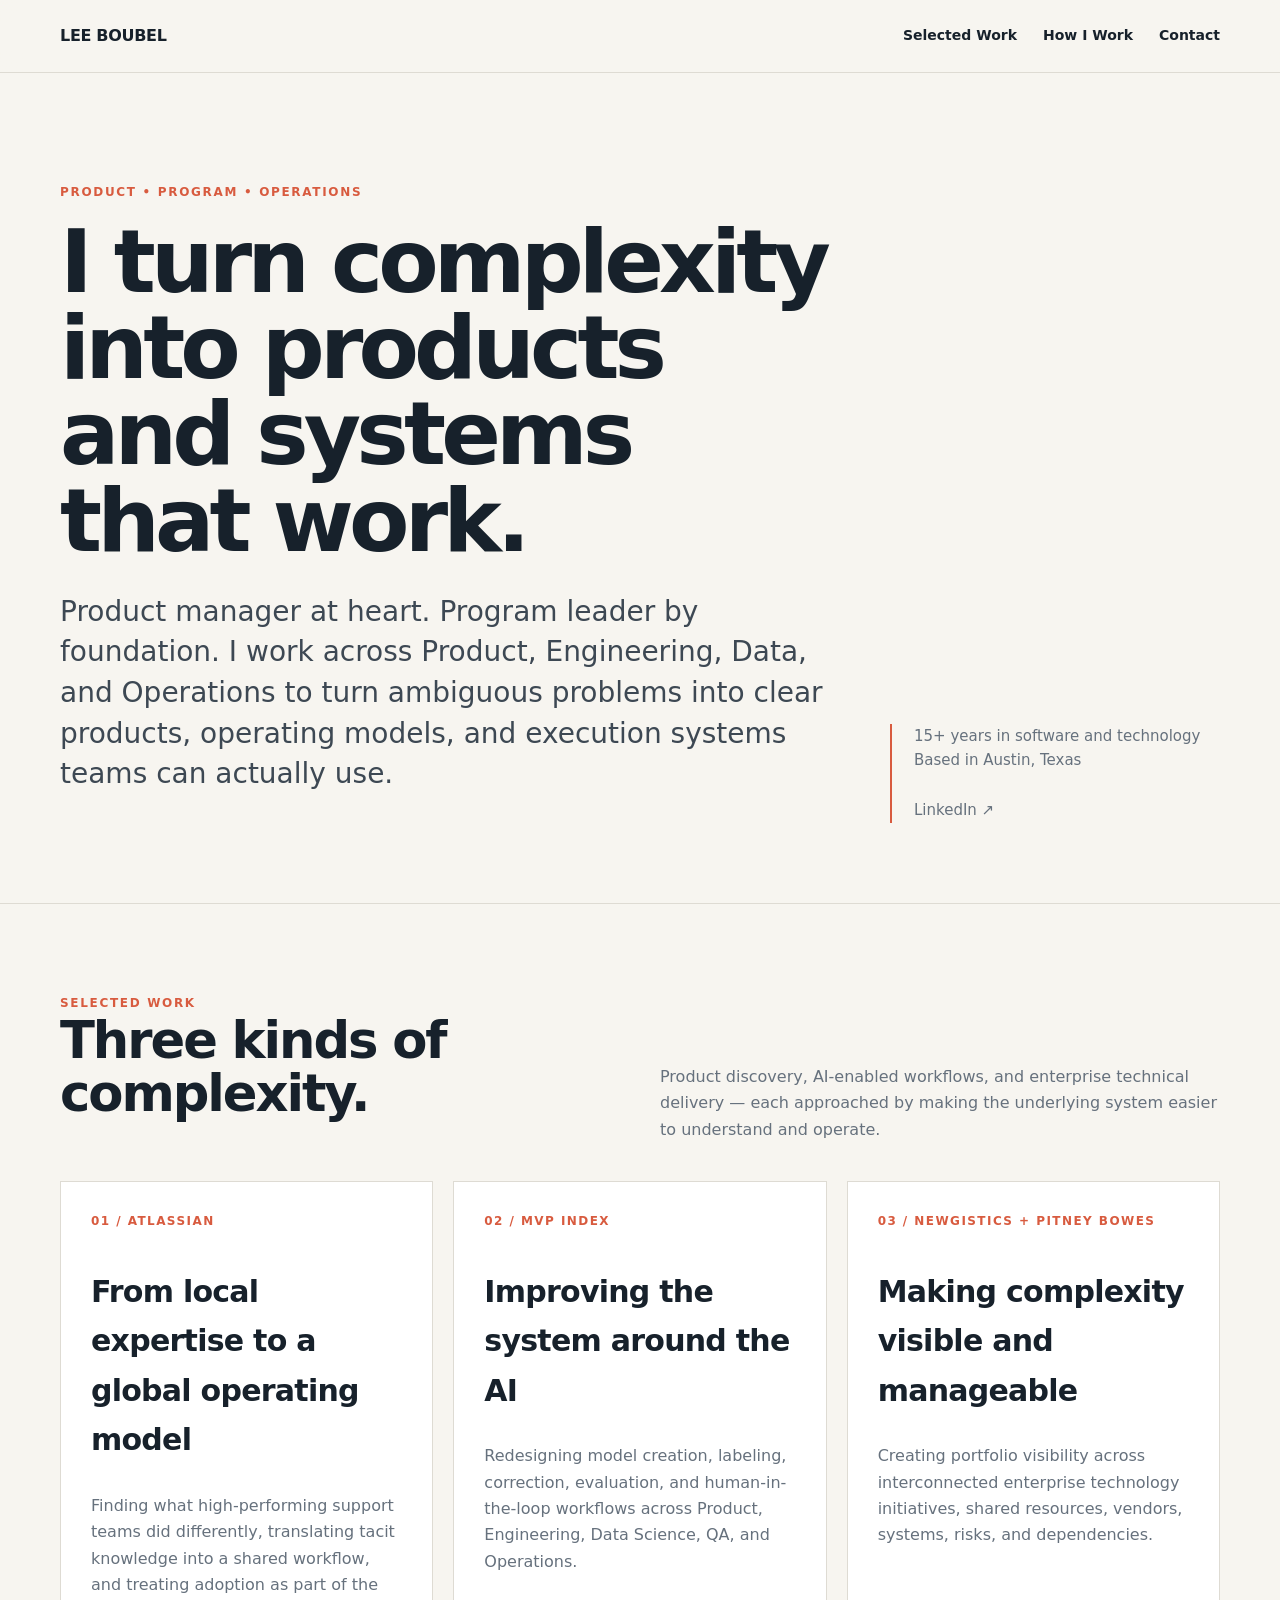
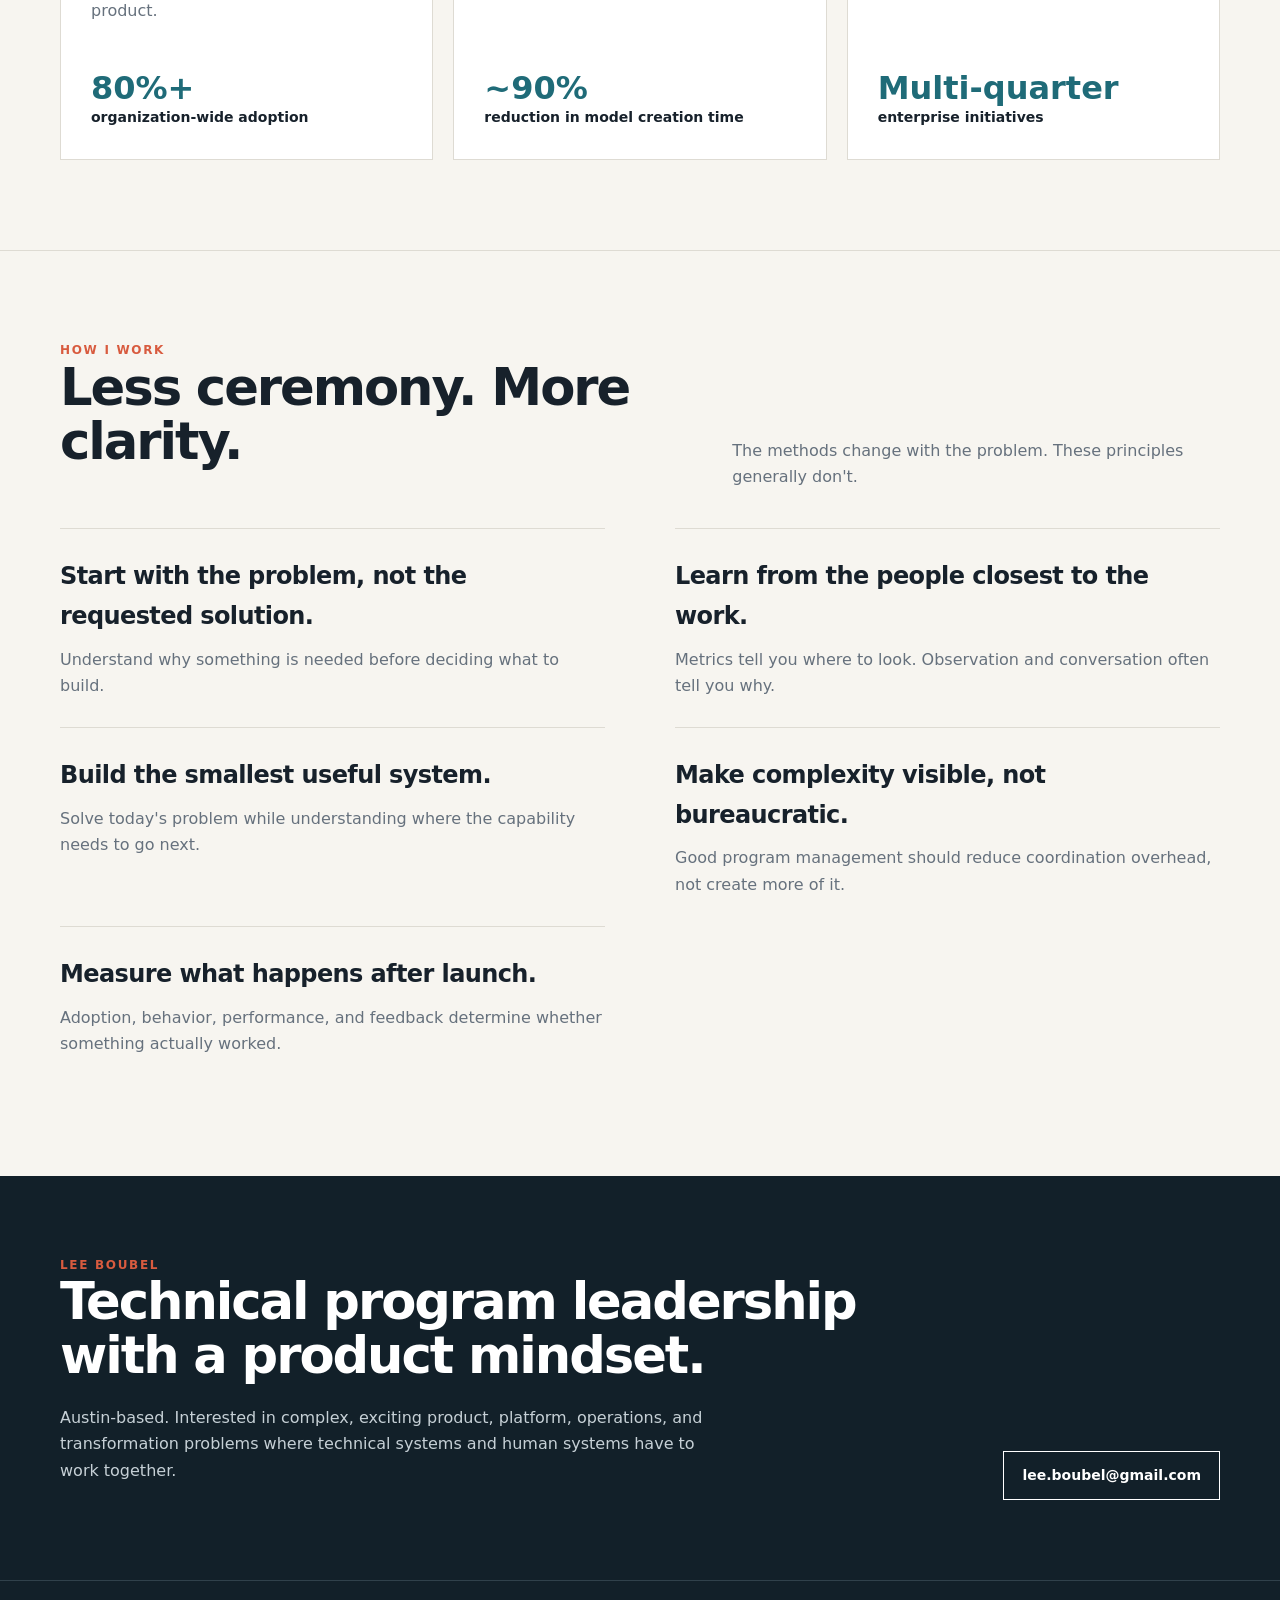
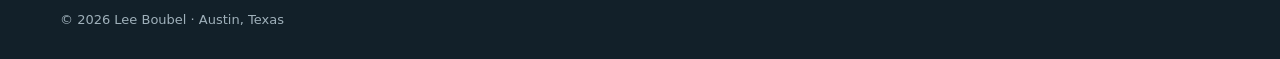
<file: index.html>
<!doctype html><html lang="en"><head><meta charset="utf-8"><meta name="viewport" content="width=device-width,initial-scale=1"><meta name="description" content="Lee Boubel — Technical Program Management, Product Operations, and Business Transformation."><title>Lee Boubel | Product & Program Leadership</title><link rel="stylesheet" href="styles.css"></head><body>
<nav class="nav"><div class="wrap"><a class="brand" href="index.html">LEE BOUBEL</a><div class="links"><a href="#work">Selected Work</a><a href="#approach">How I Work</a><a href="mailto:lee.boubel@gmail.com">Contact</a></div></div></nav>
<header class="hero"><div class="wrap hero-grid"><div><div class="eyebrow">Product • Program • Operations</div><h1>I turn complexity into products and systems that work.</h1><p class="lead">Product manager at heart. Program leader by foundation. I work across Product, Engineering, Data, and Operations to turn ambiguous problems into clear products, operating models, and execution systems teams can actually use.</p></div><div class="signal">15+ years in software and technology<br>Based in Austin, Texas<br><br><a href="https://www.linkedin.com/in/lee-boubel-atx/">LinkedIn ↗</a></div></div></header>
<section class="section" id="work"><div class="wrap"><div class="section-head"><div><div class="eyebrow">Selected work</div><h2>Three kinds of complexity.</h2></div><p>Product discovery, AI-enabled workflows, and enterprise technical delivery — each approached by making the underlying system easier to understand and operate.</p></div><div class="cards">
<a class="card" href="single-queue.html"><span class="num">01 / ATLASSIAN</span><h3>From local expertise to a global operating model</h3><p>Finding what high-performing support teams did differently, translating tacit knowledge into a shared workflow, and treating adoption as part of the product.</p><div class="metric"><strong>80%+</strong> organization-wide adoption</div></a>
<a class="card" href="mvp-index.html"><span class="num">02 / MVP INDEX</span><h3>Improving the system around the AI</h3><p>Redesigning model creation, labeling, correction, evaluation, and human-in-the-loop workflows across Product, Engineering, Data Science, QA, and Operations.</p><div class="metric"><strong>~90%</strong> reduction in model creation time</div></a>
<a class="card" href="technical-programs.html"><span class="num">03 / NEWGISTICS + PITNEY BOWES</span><h3>Making complexity visible and manageable</h3><p>Creating portfolio visibility across interconnected enterprise technology initiatives, shared resources, vendors, systems, risks, and dependencies.</p><div class="metric"><strong>Multi-quarter</strong> enterprise initiatives</div></a>
</div></div></section>
<section class="section" id="approach"><div class="wrap"><div class="section-head"><div><div class="eyebrow">How I work</div><h2>Less ceremony. More clarity.</h2></div><p>The methods change with the problem. These principles generally don't.</p></div><div class="principles">
<div class="principle"><h3>Start with the problem, not the requested solution.</h3><p>Understand why something is needed before deciding what to build.</p></div><div class="principle"><h3>Learn from the people closest to the work.</h3><p>Metrics tell you where to look. Observation and conversation often tell you why.</p></div><div class="principle"><h3>Build the smallest useful system.</h3><p>Solve today's problem while understanding where the capability needs to go next.</p></div><div class="principle"><h3>Make complexity visible, not bureaucratic.</h3><p>Good program management should reduce coordination overhead, not create more of it.</p></div><div class="principle"><h3>Measure what happens after launch.</h3><p>Adoption, behavior, performance, and feedback determine whether something actually worked.</p></div></div></div></section>
<section class="cta"><div class="wrap"><div><div class="eyebrow">Lee Boubel</div><h2>Technical program leadership with a product mindset.</h2><p>Austin-based. Interested in complex, exciting product, platform, operations, and transformation problems where technical systems and human systems have to work together.</p></div><a class="button" href="mailto:lee.boubel@gmail.com">lee.boubel@gmail.com</a></div></section><footer class="footer"><div class="wrap">© 2026 Lee Boubel · Austin, Texas</div></footer></body></html>
</file>
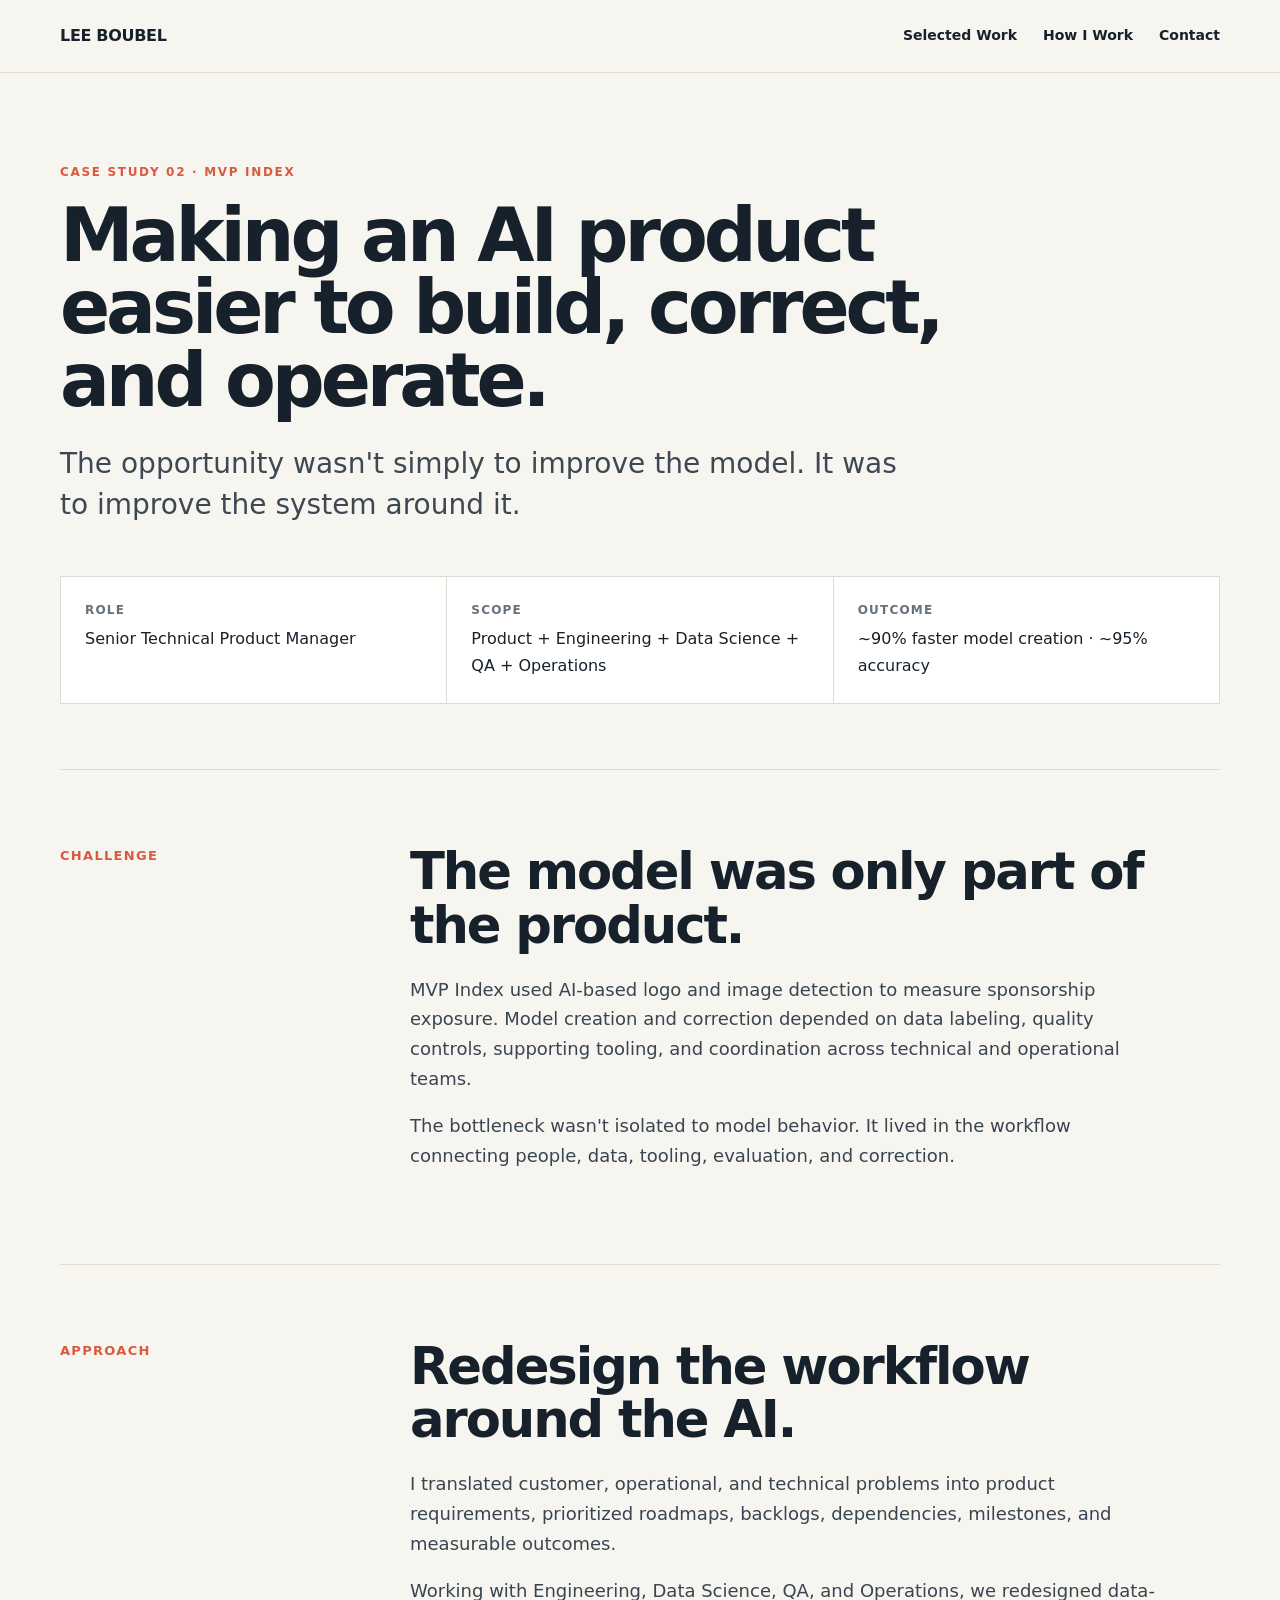
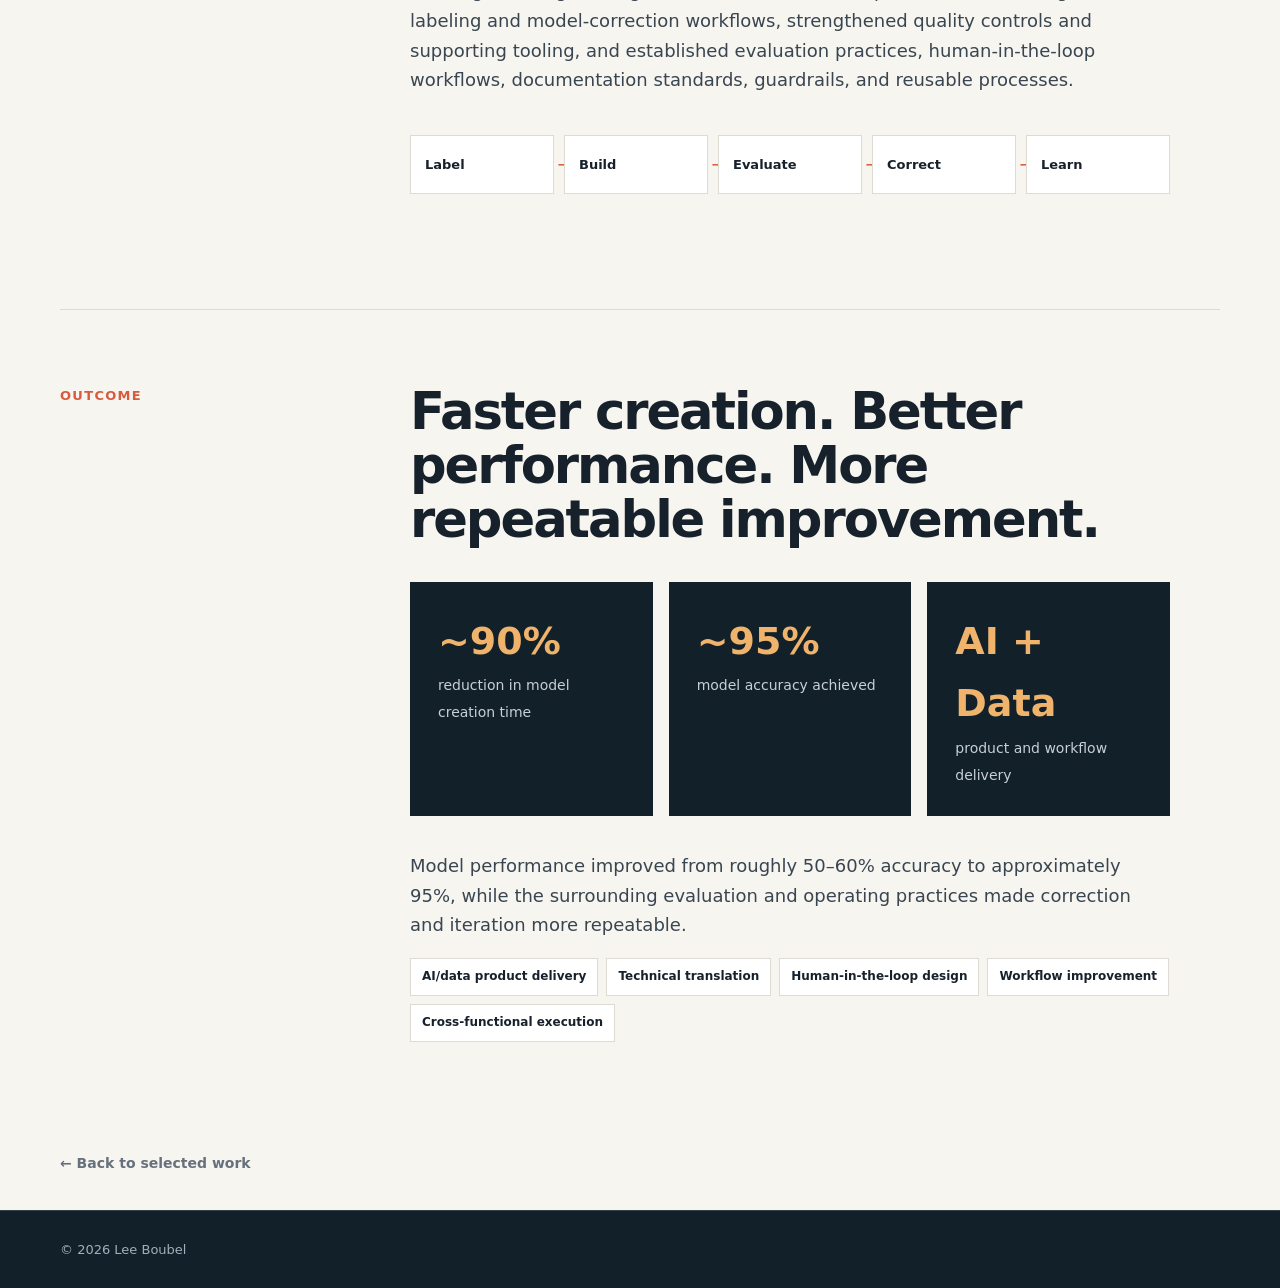
<file: mvp-index.html>
<!doctype html><html lang="en"><head><meta charset="utf-8"><meta name="viewport" content="width=device-width,initial-scale=1"><title>MVP Index AI Product | Lee Boubel</title><link rel="stylesheet" href="styles.css"></head><body><nav class="nav"><div class="wrap"><a class="brand" href="index.html">LEE BOUBEL</a><div class="links"><a href="index.html#work">Selected Work</a><a href="index.html#approach">How I Work</a><a href="mailto:lee.boubel@gmail.com">Contact</a></div></div></nav><main><header class="case-hero"><div class="wrap"><div class="eyebrow">Case Study 02 · MVP Index</div><h1>Making an AI product easier to build, correct, and operate.</h1><p class="lead">The opportunity wasn't simply to improve the model. It was to improve the system around it.</p><div class="case-meta"><div><span>Role</span>Senior Technical Product Manager</div><div><span>Scope</span>Product + Engineering + Data Science + QA + Operations</div><div><span>Outcome</span>~90% faster model creation · ~95% accuracy</div></div></div></header><div class="wrap">
<section class="story"><div class="kicker">Challenge</div><div class="story-copy"><h2>The model was only part of the product.</h2><p>MVP Index used AI-based logo and image detection to measure sponsorship exposure. Model creation and correction depended on data labeling, quality controls, supporting tooling, and coordination across technical and operational teams.</p><p>The bottleneck wasn't isolated to model behavior. It lived in the workflow connecting people, data, tooling, evaluation, and correction.</p></div></section>
<section class="story"><div class="kicker">Approach</div><div class="story-copy"><h2>Redesign the workflow around the AI.</h2><p>I translated customer, operational, and technical problems into product requirements, prioritized roadmaps, backlogs, dependencies, milestones, and measurable outcomes.</p><p>Working with Engineering, Data Science, QA, and Operations, we redesigned data-labeling and model-correction workflows, strengthened quality controls and supporting tooling, and established evaluation practices, human-in-the-loop workflows, documentation standards, guardrails, and reusable processes.</p><div class="flow"><div>Label</div><div>Build</div><div>Evaluate</div><div>Correct</div><div>Learn</div></div></div></section>
<section class="story"><div class="kicker">Outcome</div><div class="story-copy"><h2>Faster creation. Better performance. More repeatable improvement.</h2><div class="outcomes"><div class="outcome"><strong>~90%</strong><span>reduction in model creation time</span></div><div class="outcome"><strong>~95%</strong><span>model accuracy achieved</span></div><div class="outcome"><strong>AI + Data</strong><span>product and workflow delivery</span></div></div><p>Model performance improved from roughly 50–60% accuracy to approximately 95%, while the surrounding evaluation and operating practices made correction and iteration more repeatable.</p><div class="tags"><span class="tag">AI/data product delivery</span><span class="tag">Technical translation</span><span class="tag">Human-in-the-loop design</span><span class="tag">Workflow improvement</span><span class="tag">Cross-functional execution</span></div></div></section><a class="back" href="index.html">← Back to selected work</a></div></main><footer class="footer"><div class="wrap">© 2026 Lee Boubel</div></footer></body></html>
</file>
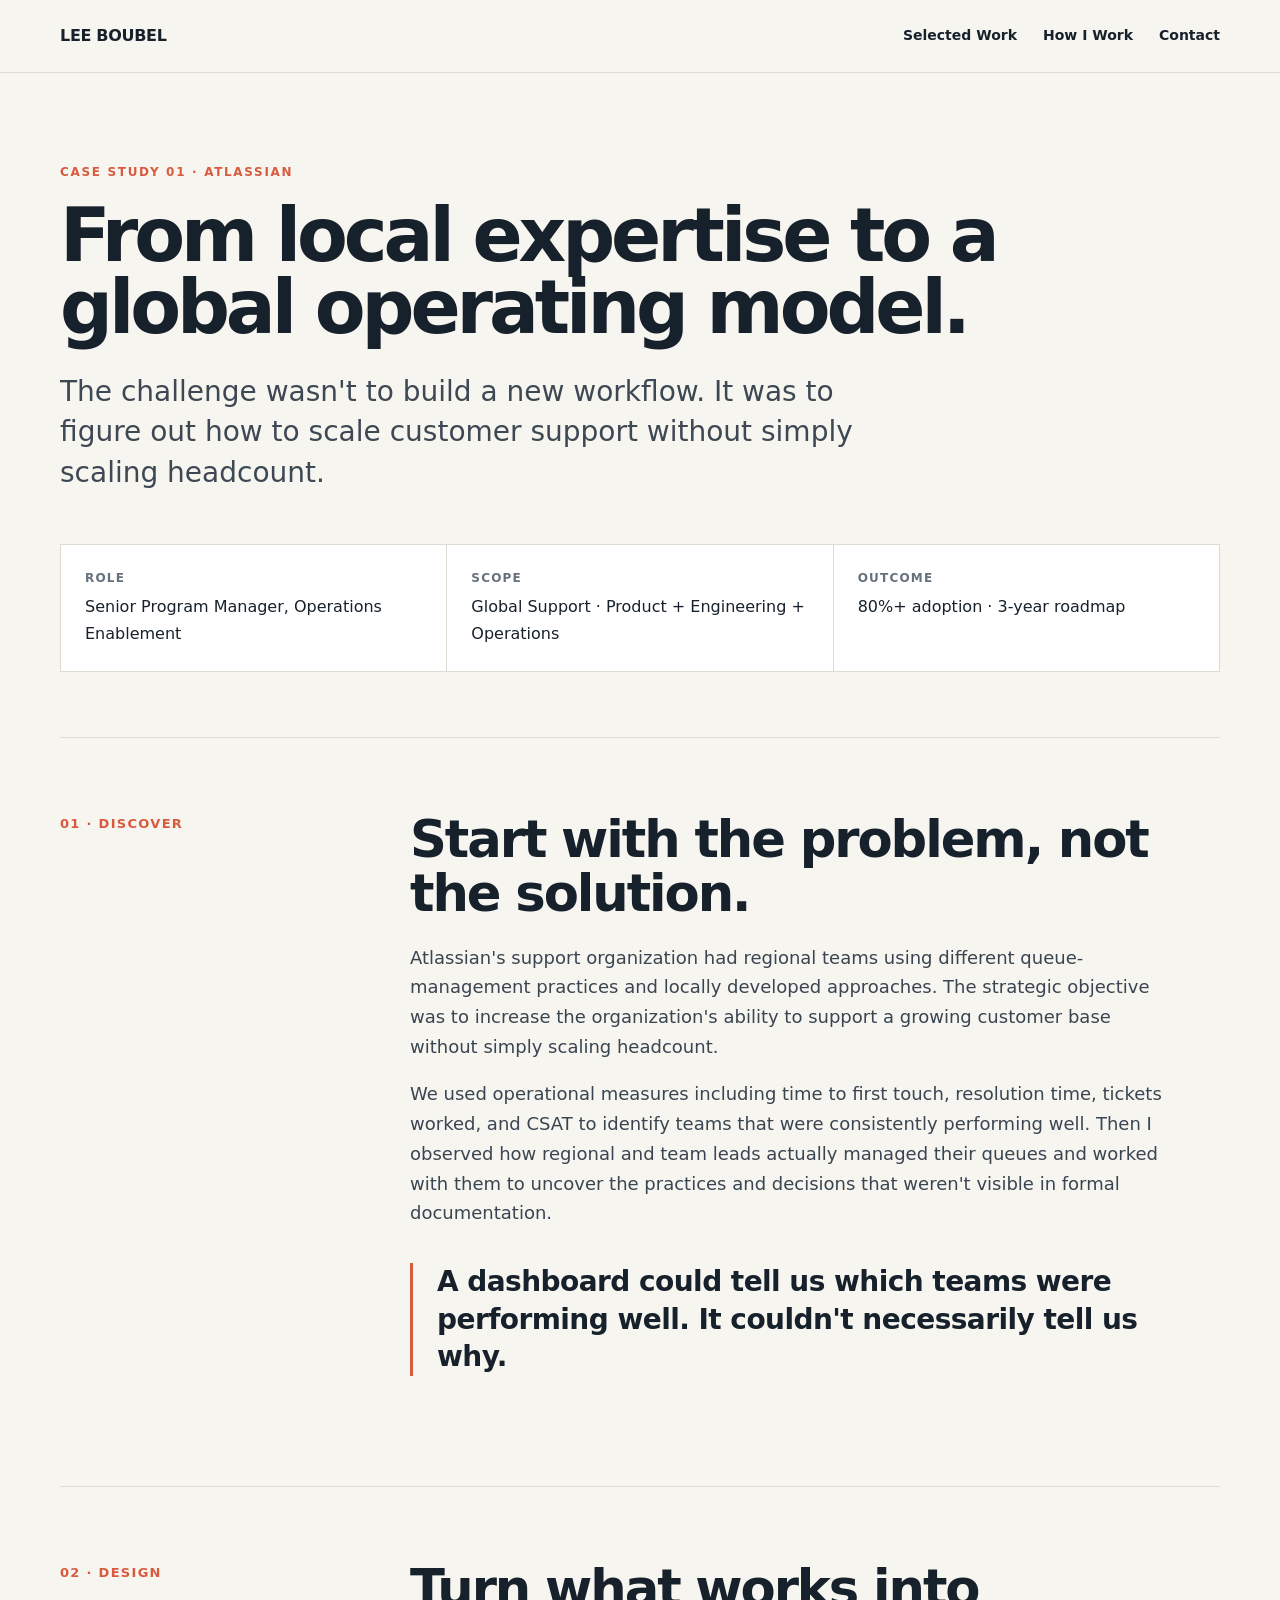
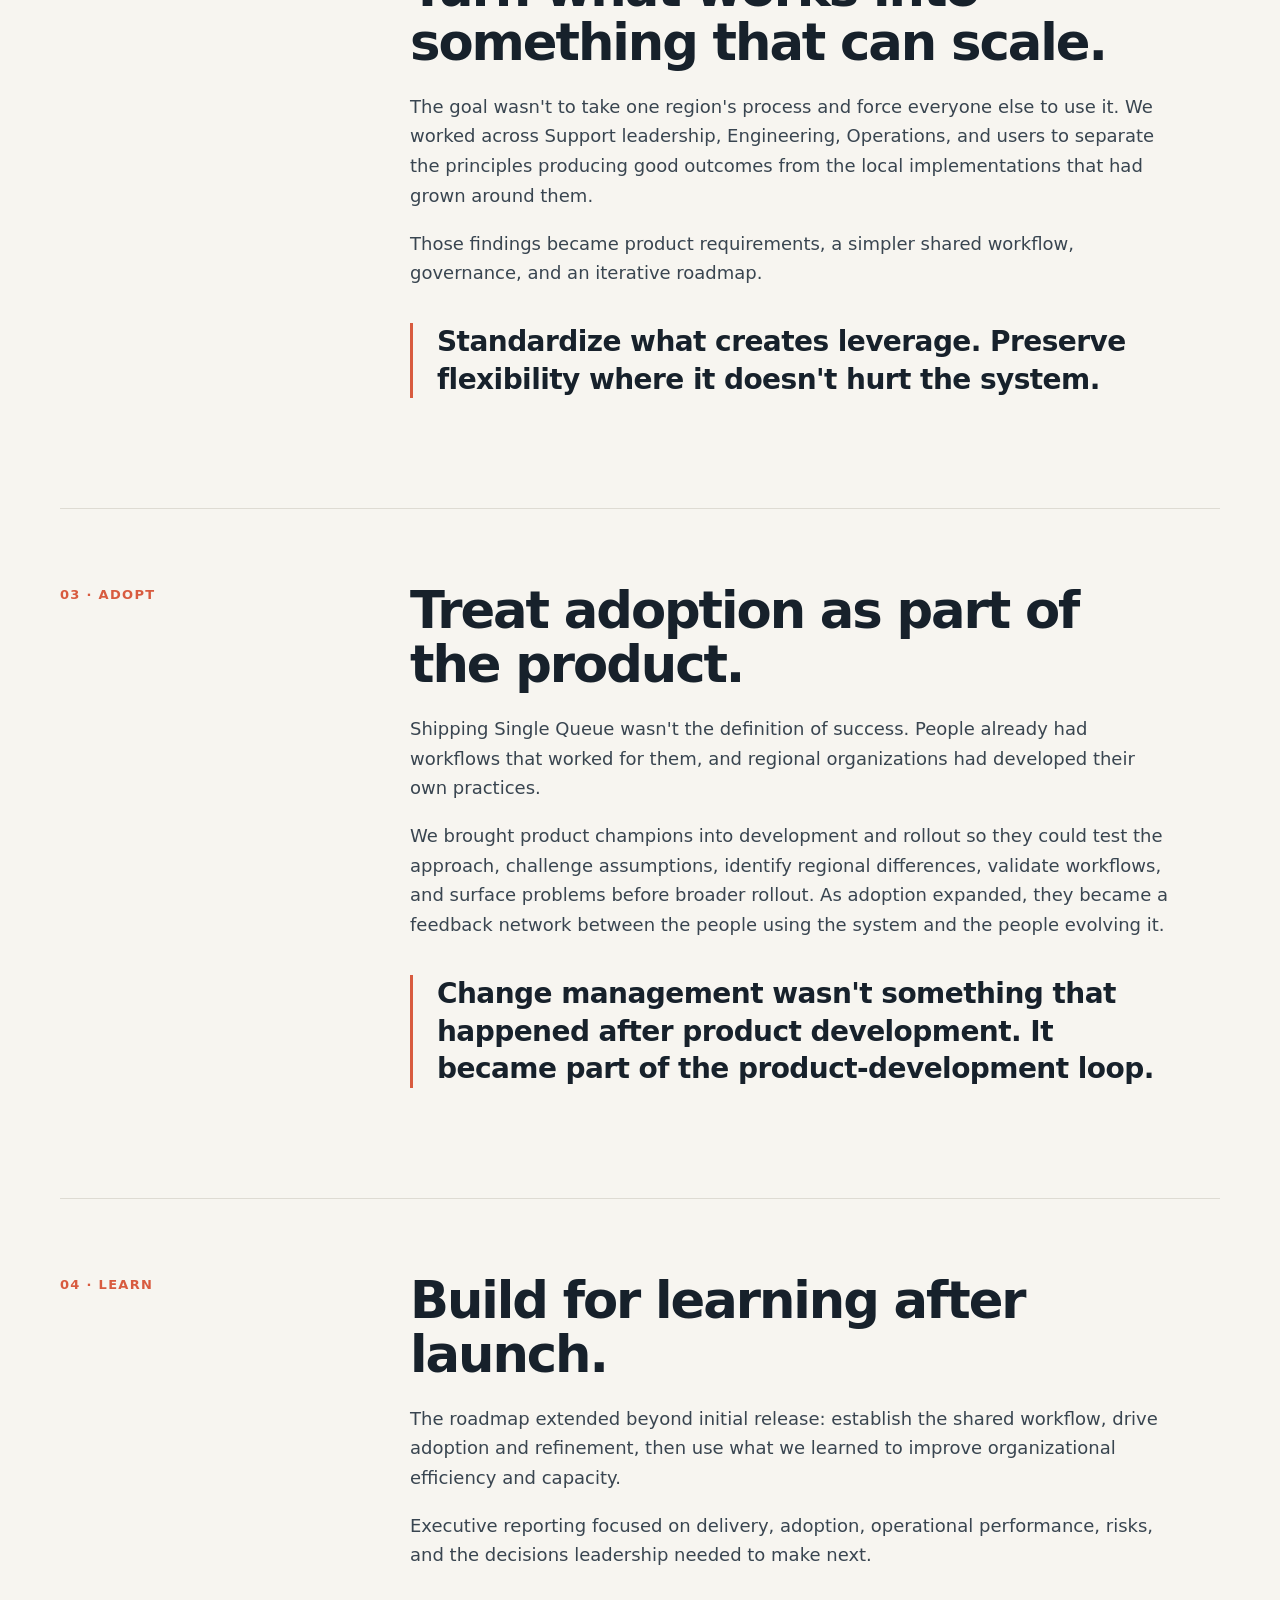
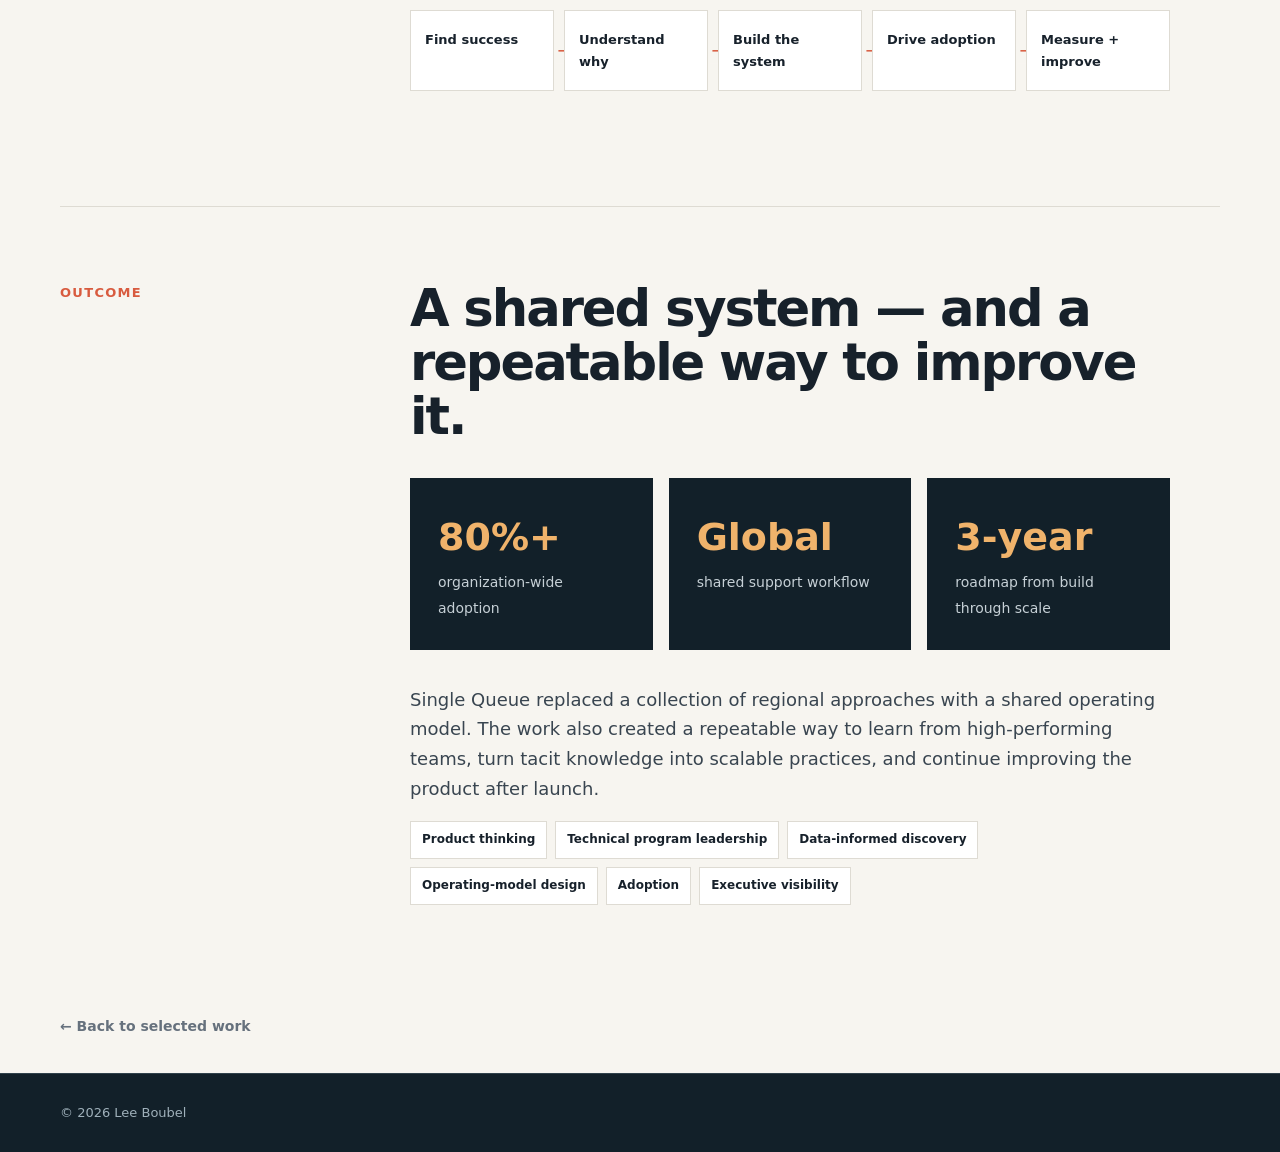
<file: single-queue.html>
<!doctype html><html lang="en"><head><meta charset="utf-8"><meta name="viewport" content="width=device-width,initial-scale=1"><title>Atlassian Single Queue | Lee Boubel</title><link rel="stylesheet" href="styles.css"></head><body><nav class="nav"><div class="wrap"><a class="brand" href="index.html">LEE BOUBEL</a><div class="links"><a href="index.html#work">Selected Work</a><a href="index.html#approach">How I Work</a><a href="mailto:lee.boubel@gmail.com">Contact</a></div></div></nav><main><header class="case-hero"><div class="wrap"><div class="eyebrow">Case Study 01 · Atlassian</div><h1>From local expertise to a global operating model.</h1><p class="lead">The challenge wasn't to build a new workflow. It was to figure out how to scale customer support without simply scaling headcount.</p><div class="case-meta"><div><span>Role</span>Senior Program Manager, Operations Enablement</div><div><span>Scope</span>Global Support · Product + Engineering + Operations</div><div><span>Outcome</span>80%+ adoption · 3-year roadmap</div></div></div></header>
<div class="wrap"><section class="story"><div class="kicker">01 · Discover</div><div class="story-copy"><h2>Start with the problem, not the solution.</h2><p>Atlassian's support organization had regional teams using different queue-management practices and locally developed approaches. The strategic objective was to increase the organization's ability to support a growing customer base without simply scaling headcount.</p><p>We used operational measures including time to first touch, resolution time, tickets worked, and CSAT to identify teams that were consistently performing well. Then I observed how regional and team leads actually managed their queues and worked with them to uncover the practices and decisions that weren't visible in formal documentation.</p><p class="quote">A dashboard could tell us which teams were performing well. It couldn't necessarily tell us why.</p></div></section>
<section class="story"><div class="kicker">02 · Design</div><div class="story-copy"><h2>Turn what works into something that can scale.</h2><p>The goal wasn't to take one region's process and force everyone else to use it. We worked across Support leadership, Engineering, Operations, and users to separate the principles producing good outcomes from the local implementations that had grown around them.</p><p>Those findings became product requirements, a simpler shared workflow, governance, and an iterative roadmap.</p><p class="quote">Standardize what creates leverage. Preserve flexibility where it doesn't hurt the system.</p></div></section>
<section class="story"><div class="kicker">03 · Adopt</div><div class="story-copy"><h2>Treat adoption as part of the product.</h2><p>Shipping Single Queue wasn't the definition of success. People already had workflows that worked for them, and regional organizations had developed their own practices.</p><p>We brought product champions into development and rollout so they could test the approach, challenge assumptions, identify regional differences, validate workflows, and surface problems before broader rollout. As adoption expanded, they became a feedback network between the people using the system and the people evolving it.</p><p class="quote">Change management wasn't something that happened after product development. It became part of the product-development loop.</p></div></section>
<section class="story"><div class="kicker">04 · Learn</div><div class="story-copy"><h2>Build for learning after launch.</h2><p>The roadmap extended beyond initial release: establish the shared workflow, drive adoption and refinement, then use what we learned to improve organizational efficiency and capacity.</p><p>Executive reporting focused on delivery, adoption, operational performance, risks, and the decisions leadership needed to make next.</p><div class="flow"><div>Find success</div><div>Understand why</div><div>Build the system</div><div>Drive adoption</div><div>Measure + improve</div></div></div></section>
<section class="story"><div class="kicker">Outcome</div><div class="story-copy"><h2>A shared system — and a repeatable way to improve it.</h2><div class="outcomes"><div class="outcome"><strong>80%+</strong><span>organization-wide adoption</span></div><div class="outcome"><strong>Global</strong><span>shared support workflow</span></div><div class="outcome"><strong>3-year</strong><span>roadmap from build through scale</span></div></div><p>Single Queue replaced a collection of regional approaches with a shared operating model. The work also created a repeatable way to learn from high-performing teams, turn tacit knowledge into scalable practices, and continue improving the product after launch.</p><div class="tags"><span class="tag">Product thinking</span><span class="tag">Technical program leadership</span><span class="tag">Data-informed discovery</span><span class="tag">Operating-model design</span><span class="tag">Adoption</span><span class="tag">Executive visibility</span></div></div></section><a class="back" href="index.html">← Back to selected work</a></div></main><footer class="footer"><div class="wrap">© 2026 Lee Boubel</div></footer></body></html>
</file>
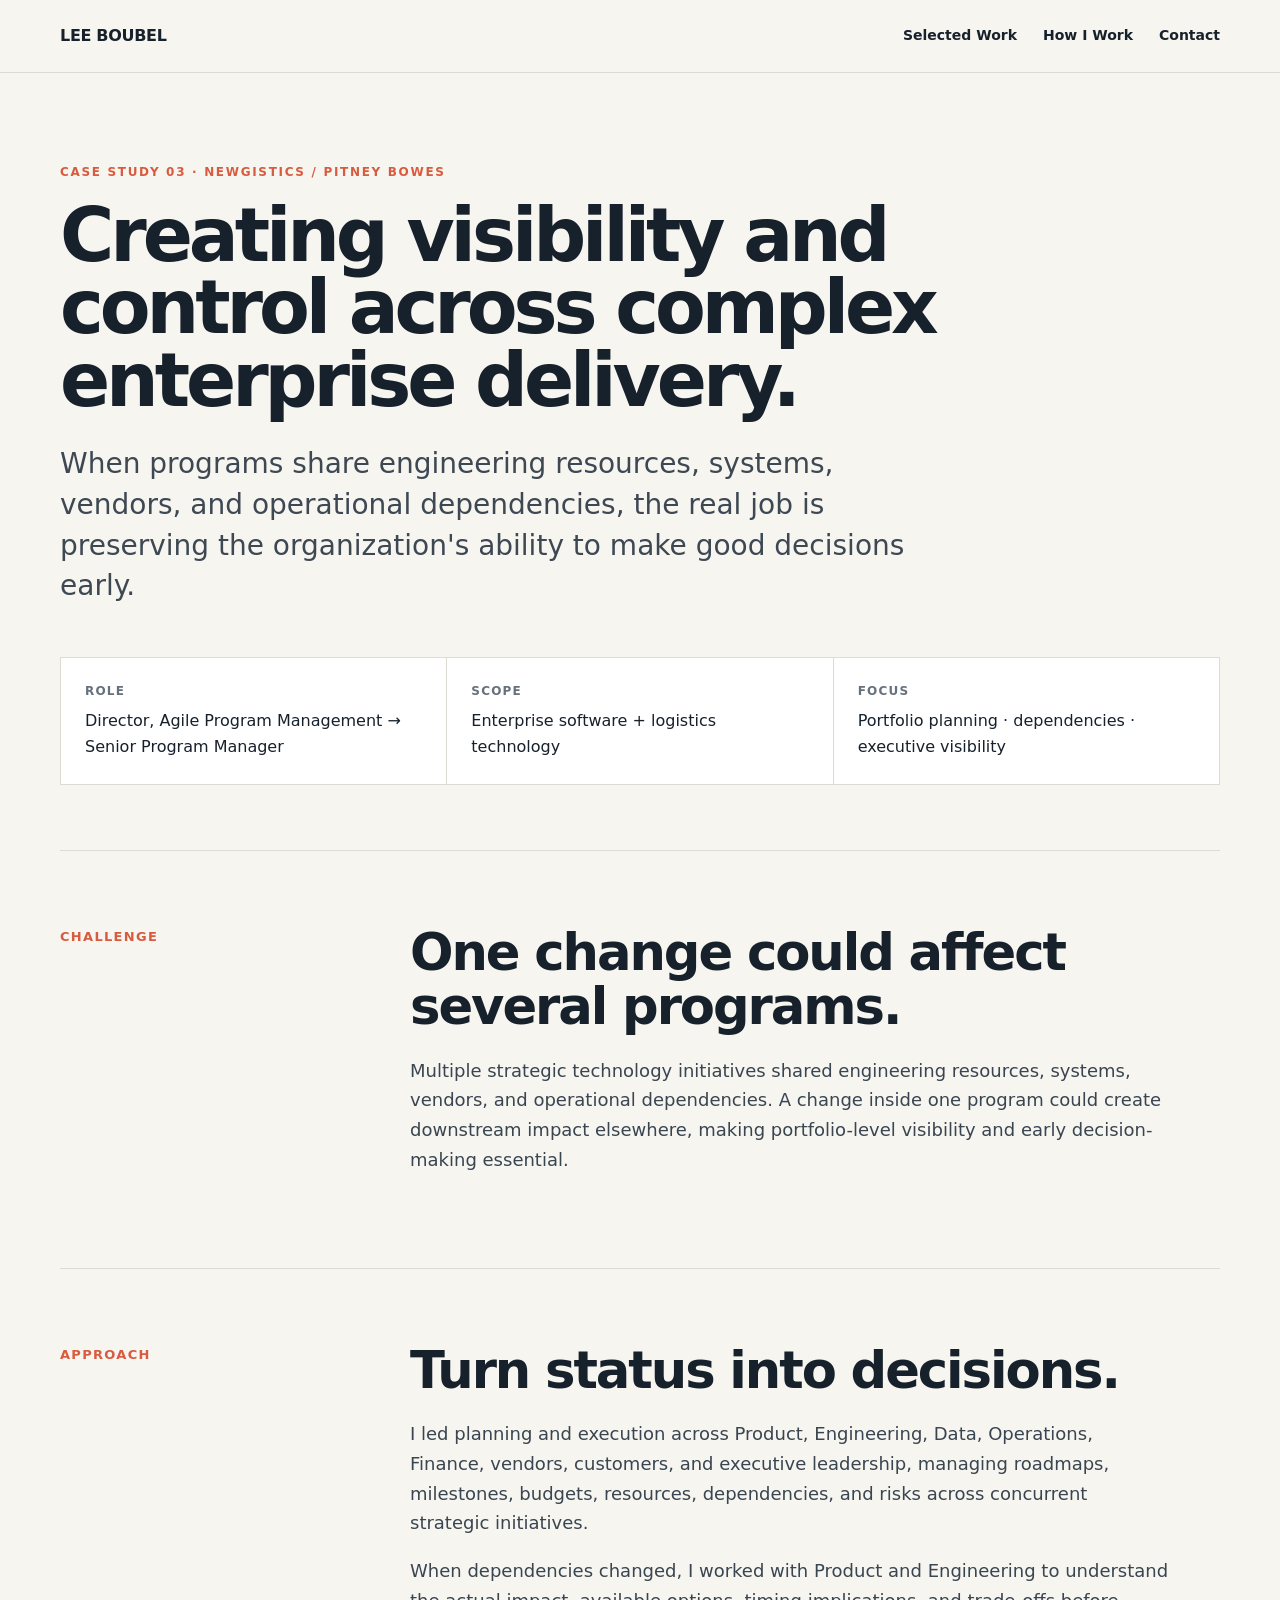
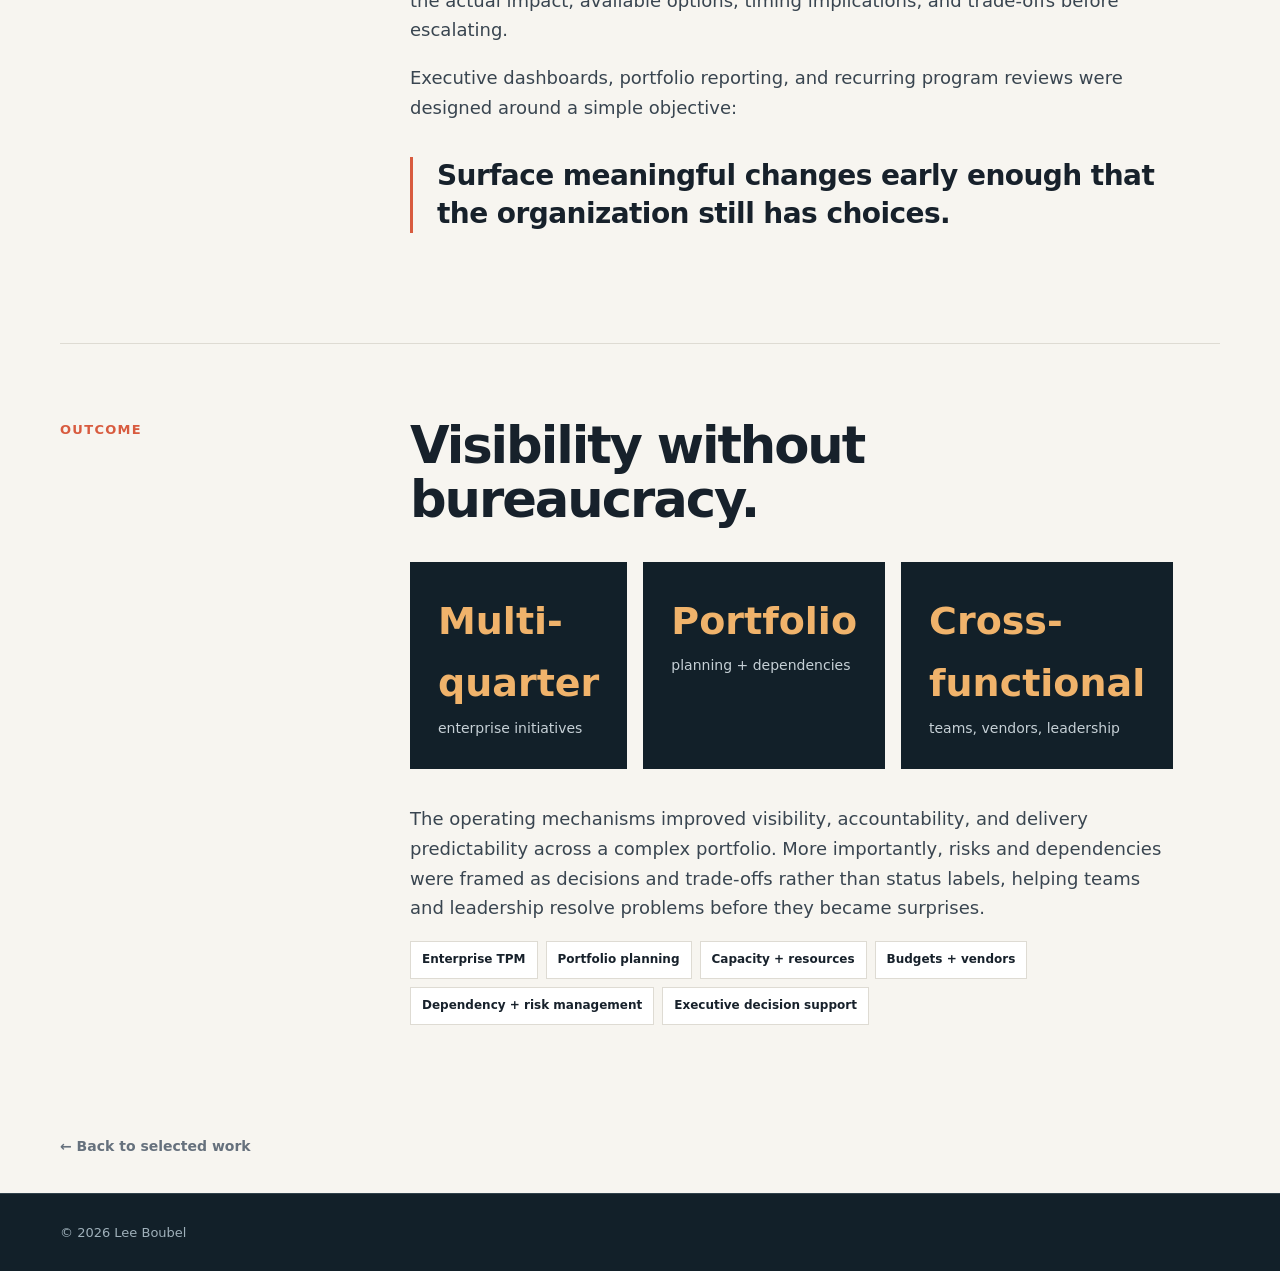
<file: technical-programs.html>
<!doctype html><html lang="en"><head><meta charset="utf-8"><meta name="viewport" content="width=device-width,initial-scale=1"><title>Enterprise Technical Programs | Lee Boubel</title><link rel="stylesheet" href="styles.css"></head><body><nav class="nav"><div class="wrap"><a class="brand" href="index.html">LEE BOUBEL</a><div class="links"><a href="index.html#work">Selected Work</a><a href="index.html#approach">How I Work</a><a href="mailto:lee.boubel@gmail.com">Contact</a></div></div></nav><main><header class="case-hero"><div class="wrap"><div class="eyebrow">Case Study 03 · Newgistics / Pitney Bowes</div><h1>Creating visibility and control across complex enterprise delivery.</h1><p class="lead">When programs share engineering resources, systems, vendors, and operational dependencies, the real job is preserving the organization's ability to make good decisions early.</p><div class="case-meta"><div><span>Role</span>Director, Agile Program Management → Senior Program Manager</div><div><span>Scope</span>Enterprise software + logistics technology</div><div><span>Focus</span>Portfolio planning · dependencies · executive visibility</div></div></div></header><div class="wrap">
<section class="story"><div class="kicker">Challenge</div><div class="story-copy"><h2>One change could affect several programs.</h2><p>Multiple strategic technology initiatives shared engineering resources, systems, vendors, and operational dependencies. A change inside one program could create downstream impact elsewhere, making portfolio-level visibility and early decision-making essential.</p></div></section>
<section class="story"><div class="kicker">Approach</div><div class="story-copy"><h2>Turn status into decisions.</h2><p>I led planning and execution across Product, Engineering, Data, Operations, Finance, vendors, customers, and executive leadership, managing roadmaps, milestones, budgets, resources, dependencies, and risks across concurrent strategic initiatives.</p><p>When dependencies changed, I worked with Product and Engineering to understand the actual impact, available options, timing implications, and trade-offs before escalating.</p><p>Executive dashboards, portfolio reporting, and recurring program reviews were designed around a simple objective:</p><p class="quote">Surface meaningful changes early enough that the organization still has choices.</p></div></section>
<section class="story"><div class="kicker">Outcome</div><div class="story-copy"><h2>Visibility without bureaucracy.</h2><div class="outcomes"><div class="outcome"><strong>Multi-quarter</strong><span>enterprise initiatives</span></div><div class="outcome"><strong>Portfolio</strong><span>planning + dependencies</span></div><div class="outcome"><strong>Cross-functional</strong><span>teams, vendors, leadership</span></div></div><p>The operating mechanisms improved visibility, accountability, and delivery predictability across a complex portfolio. More importantly, risks and dependencies were framed as decisions and trade-offs rather than status labels, helping teams and leadership resolve problems before they became surprises.</p><div class="tags"><span class="tag">Enterprise TPM</span><span class="tag">Portfolio planning</span><span class="tag">Capacity + resources</span><span class="tag">Budgets + vendors</span><span class="tag">Dependency + risk management</span><span class="tag">Executive decision support</span></div></div></section><a class="back" href="index.html">← Back to selected work</a></div></main><footer class="footer"><div class="wrap">© 2026 Lee Boubel</div></footer></body></html>
</file>
<file: styles.css>
:root{--ink:#17212b;--muted:#66717d;--paper:#f7f5f0;--white:#fff;--accent:#d85b3f;--accent2:#1f6b78;--line:#dedbd3;--dark:#122029;--max:1160px}*{box-sizing:border-box}html{scroll-behavior:smooth}body{margin:0;font-family:Inter,ui-sans-serif,system-ui,-apple-system,BlinkMacSystemFont,"Segoe UI",sans-serif;background:var(--paper);color:var(--ink);line-height:1.65}a{color:inherit;text-decoration:none}a:hover{color:var(--accent)}.wrap{width:min(var(--max),calc(100% - 40px));margin:auto}.nav{position:sticky;top:0;z-index:20;background:rgba(247,245,240,.94);backdrop-filter:blur(12px);border-bottom:1px solid var(--line)}.nav .wrap{height:72px;display:flex;align-items:center;justify-content:space-between}.brand{font-weight:800;letter-spacing:-.02em}.links{display:flex;gap:26px;font-size:14px;font-weight:650}.hero{padding:110px 0 80px}.eyebrow{text-transform:uppercase;letter-spacing:.14em;font-size:12px;font-weight:800;color:var(--accent)}h1{font-size:clamp(48px,7vw,88px);line-height:.98;letter-spacing:-.055em;margin:16px 0 28px;max-width:1000px}h2{font-size:clamp(32px,4vw,52px);line-height:1.05;letter-spacing:-.04em;margin:0 0 22px}h3{font-size:24px;letter-spacing:-.025em;margin:0 0 10px}.lead{font-size:clamp(20px,2.3vw,28px);line-height:1.45;color:#3d4853;max-width:850px}.hero-grid{display:grid;grid-template-columns:1.4fr .6fr;gap:60px;align-items:end}.signal{border-left:2px solid var(--accent);padding-left:22px;color:var(--muted);font-size:15px}.section{padding:90px 0;border-top:1px solid var(--line)}.section-head{display:flex;justify-content:space-between;gap:30px;align-items:end;margin-bottom:38px}.section-head p{max-width:560px;color:var(--muted);margin:0}.cards{display:grid;grid-template-columns:repeat(3,1fr);gap:20px}.card{background:var(--white);border:1px solid var(--line);padding:30px;min-height:390px;display:flex;flex-direction:column;transition:.2s ease}.card:hover{transform:translateY(-4px);box-shadow:0 18px 50px rgba(18,32,41,.08)}.num{font-size:12px;font-weight:800;color:var(--accent);letter-spacing:.12em}.card h3{font-size:30px;margin:35px 0 12px}.card p{color:var(--muted)}.metric{margin-top:auto;padding-top:30px;font-size:14px;font-weight:700}.metric strong{display:block;font-size:32px;line-height:1.1;color:var(--accent2)}.principles{display:grid;grid-template-columns:1fr 1fr;gap:0 70px}.principle{padding:28px 0;border-top:1px solid var(--line)}.principle p{color:var(--muted);margin:6px 0 0}.cta{background:var(--dark);color:white;padding:80px 0}.cta .wrap{display:flex;justify-content:space-between;gap:50px;align-items:end}.cta p{color:#c6d0d6;max-width:650px}.button{display:inline-block;border:1px solid currentColor;padding:12px 18px;font-weight:700;font-size:14px}.footer{background:var(--dark);color:#9fb0ba;padding:28px 0;border-top:1px solid #30414b;font-size:13px}.case-hero{padding:90px 0 65px}.case-hero h1{font-size:clamp(44px,6vw,74px);max-width:1000px}.case-meta{display:grid;grid-template-columns:repeat(3,1fr);gap:1px;background:var(--line);border:1px solid var(--line);margin-top:50px}.case-meta>div{background:var(--white);padding:24px}.case-meta span{display:block;color:var(--muted);font-size:12px;text-transform:uppercase;letter-spacing:.1em;font-weight:800;margin-bottom:6px}.story{display:grid;grid-template-columns:280px 1fr;gap:70px;padding:75px 0;border-top:1px solid var(--line)}.story .kicker{font-weight:800;font-size:13px;text-transform:uppercase;letter-spacing:.1em;color:var(--accent)}.story-copy{max-width:760px}.story-copy p{font-size:18px;color:#394550}.quote{font-size:28px!important;line-height:1.35;color:var(--ink)!important;font-weight:750;letter-spacing:-.02em;border-left:3px solid var(--accent);padding-left:24px;margin:35px 0}.flow{display:grid;grid-template-columns:repeat(5,1fr);gap:10px;margin:40px 0}.flow div{background:white;border:1px solid var(--line);padding:18px 14px;font-weight:700;font-size:13px;position:relative}.flow div:not(:last-child):after{content:'→';position:absolute;right:-10px;top:50%;transform:translate(50%,-50%);background:var(--paper);padding:2px;color:var(--accent)}.outcomes{display:grid;grid-template-columns:repeat(3,1fr);gap:16px;margin:35px 0}.outcome{background:var(--dark);color:white;padding:28px}.outcome strong{display:block;font-size:38px;color:#f0b36b}.outcome span{color:#c6d0d6;font-size:14px}.tags{display:flex;flex-wrap:wrap;gap:8px}.tag{border:1px solid var(--line);background:white;padding:8px 11px;font-size:12px;font-weight:700}.back{display:inline-block;margin:35px 0;color:var(--muted);font-weight:700;font-size:14px}@media(max-width:800px){.links{gap:14px}.links a:nth-child(2){display:none}.hero-grid,.story,.cta .wrap{grid-template-columns:1fr;display:grid}.cards,.case-meta,.outcomes{grid-template-columns:1fr}.principles{grid-template-columns:1fr}.flow{grid-template-columns:1fr}.flow div:not(:last-child):after{content:'↓';right:auto;left:50%;top:auto;bottom:-13px;transform:translate(-50%,50%)}.hero{padding-top:75px}.section{padding:65px 0}}
</file>
